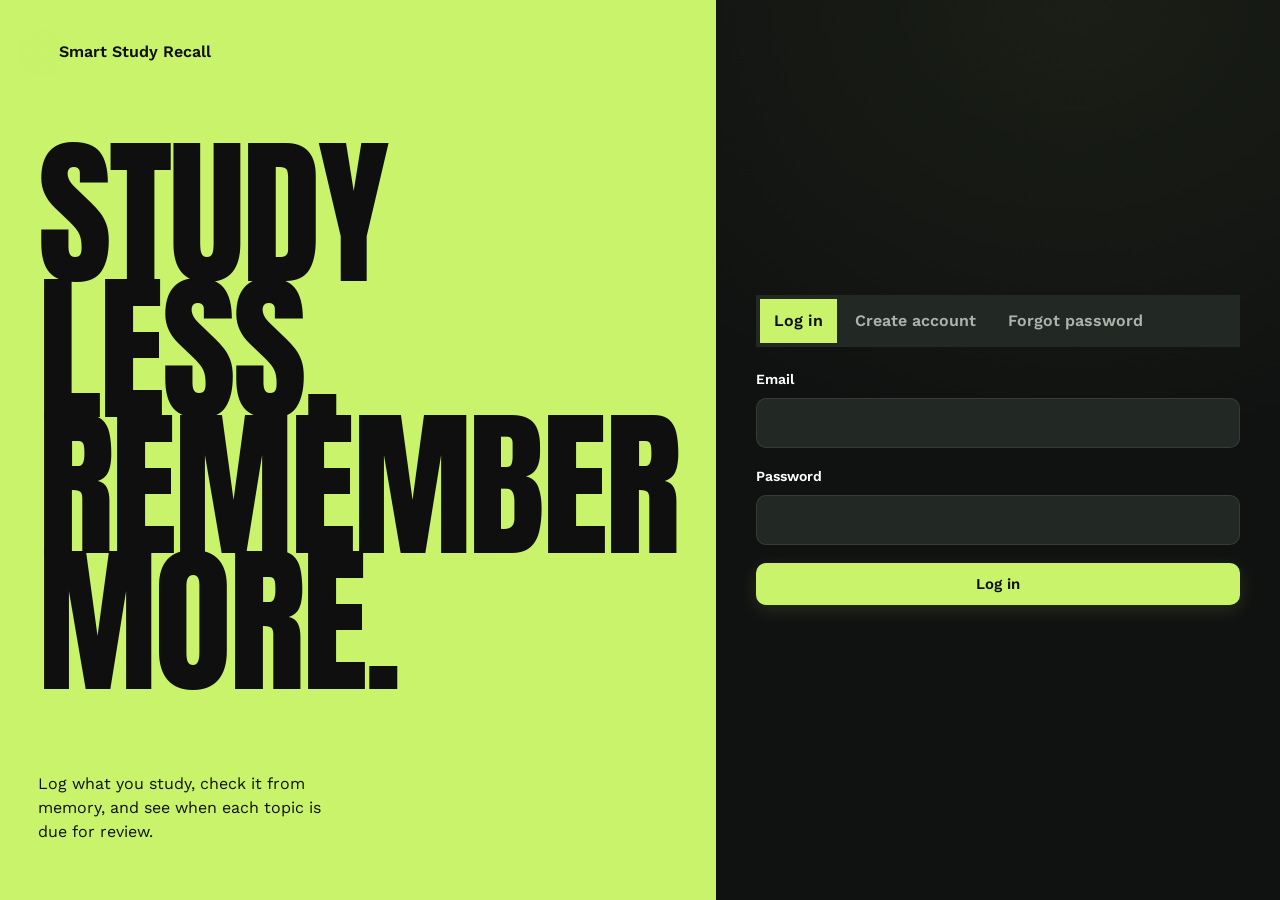
<file: frontend/index.html>
<!doctype html><html lang="en"><head>
  <title>Smart Study Recall · Log in</title>
  <meta charset="utf-8" />
  <meta name="viewport" content="width=device-width, initial-scale=1" />
  <link rel="icon" href="data:image/svg+xml,%3Csvg xmlns=%27http://www.w3.org/2000/svg%27 viewBox=%270 0 24 24%27%3E%3Crect width=%2724%27 height=%2724%27 fill=%27%23dafa9c%27/%3E%3Cpath d=%27M6 4h12v16H6z%27 fill=%27%230f0f0f%27/%3E%3C/svg%3E" />
  <link rel="stylesheet" href="css/app.css" />
  <script src="js/config.js"></script>
  <script src="js/api.js" defer></script>
  <script src="js/login.js" defer></script>
</head>
<body class="auth-page">
  <a class="skip-link" href="#main">Skip to content</a>
  <div class="auth-layout">
    <section class="auth-hero" aria-labelledby="heroTitle">
      <a class="wordmark" href="index.html">Smart Study Recall</a>
      <div>
        <h1 id="heroTitle" class="display hero-title">Study less.<br />Remember more.</h1>
      </div>
      <p class="hero-sentence">Log what you study, check it from memory, and see when each topic is due for review.</p>
    </section>

    <main id="main" class="auth-panel">
      <p id="configWarn" class="notice warn" hidden><strong>Not configured yet.</strong> Open <code>frontend/js/config.js</code> and paste your Supabase URL and anon key.</p>

      <div class="tabs" role="tablist" aria-label="Account">
        <button type="button" role="tab" class="tab is-active" data-tab="login" aria-selected="true">Log in</button>
        <button type="button" role="tab" class="tab" data-tab="signup" aria-selected="false">Create account</button>
        <button type="button" role="tab" class="tab" data-tab="forgot" aria-selected="false">Forgot password</button>
      </div>

      <p id="authMsg" class="auth-msg" role="alert" hidden></p>

      <form id="loginForm" class="form-stack" data-panel="login">
        <label>Email<input name="email" type="email" required autocomplete="email" /></label>
        <label>Password<input name="password" type="password" required autocomplete="current-password" /></label>
        <div class="form-actions"><button class="btn primary wide" type="submit">Log in</button></div>
      </form>

      <form id="signupForm" class="form-stack" data-panel="signup" hidden>
        <label>Full name<input name="full_name" type="text" required maxlength="100" autocomplete="name" /></label>
        <label>Email<input name="email" type="email" required autocomplete="email" /></label>
        <label>Password <span class="muted">(at least 8 characters)</span><input name="password" type="password" required minlength="8" autocomplete="new-password" /></label>
        <div class="form-actions"><button class="btn primary wide" type="submit">Create account</button></div>
      </form>

      <form id="forgotForm" class="form-stack" data-panel="forgot" hidden>
        <label>Email<input name="email" type="email" required autocomplete="email" /></label>
        <div class="form-actions"><button class="btn primary wide" type="submit">Send reset link</button></div>
      </form>

      <form id="resetForm" class="form-stack" data-panel="reset" hidden>
        <p class="muted">Choose a new password for your account.</p>
        <label>New password<input name="password" type="password" required minlength="8" autocomplete="new-password" /></label>
        <label>Confirm new password<input name="confirm" type="password" required minlength="8" autocomplete="new-password" /></label>
        <div class="form-actions"><button class="btn primary wide" type="submit">Save password</button></div>
      </form>
    </main>
  </div>
</body>
</html>
</file>
<file: frontend/css/app.css>
/* ==========================================================
   Smart Study Recall: app. Same "Soot and lime" theme as the
   landing site: one ground, one ink, one accent, Anton display,
   Work Sans text, square corners, separation by tone not lines.
   ========================================================== */

:root {
  --bg: #0f0f0f;
  --surface: #1a1a1a;
  --surface-2: #242424;
  --ink: #ffffff;
  --muted: #b3b3b3;
  --accent: #dafa9c;
  --accent-ink: #0f0f0f;
  --bad: #ff9a8a;
  --bad-bg: #3a2220;
  --warn-bg: #3a3420;
  --page-x: clamp(20px, 4vw, 56px);
  --step-small: 14px;
  --step-body: 18px;
  --step-lead: 36px;
  --step-head: 88px;
  --display: "Anton", "Arial Narrow", Impact, sans-serif;
  --text: "Work Sans", system-ui, -apple-system, "Segoe UI", Roboto, sans-serif;
  color-scheme: dark;
}

@font-face { font-family: "Anton"; font-style: normal; font-weight: 400; font-display: swap; src: url("../fonts/anton-latin-400-normal.woff2") format("woff2"); }
@font-face { font-family: "Work Sans"; font-style: normal; font-weight: 400; font-display: swap; src: url("../fonts/work-sans-latin-400-normal.woff2") format("woff2"); }
@font-face { font-family: "Work Sans"; font-style: normal; font-weight: 600; font-display: swap; src: url("../fonts/work-sans-latin-600-normal.woff2") format("woff2"); }

[hidden] { display: none !important; }

*, *::before, *::after { box-sizing: border-box; }
html { scroll-behavior: smooth; scroll-padding-top: 90px; }

body {
  margin: 0;
  background: var(--bg);
  color: var(--ink);
  font-family: var(--text);
  font-size: var(--step-body);
  line-height: 1.5;
  -webkit-font-smoothing: antialiased;
}

h1, h2, h3, p, ul, ol { margin: 0; padding: 0; }
ul, ol { list-style: none; }
a { color: inherit; }
:focus-visible { outline: 3px solid var(--accent); outline-offset: 3px; }

.skip-link { position: absolute; left: -999px; top: 8px; z-index: 100; background: var(--accent); color: var(--accent-ink); padding: 10px 14px; }
.skip-link:focus { left: 8px; }

.display {
  font-family: var(--display);
  font-weight: 400;
  text-transform: uppercase;
  letter-spacing: -0.01em;
  line-height: 0.92;
}
.eyebrow { font-size: var(--step-small); font-weight: 600; color: var(--muted); text-transform: uppercase; letter-spacing: 0.06em; margin-bottom: 12px; }
.muted { color: var(--muted); font-size: var(--step-small); }
.panel-title { font-size: 20px; font-weight: 600; margin-bottom: 16px; }

/* ---------- Top bar ---------- */
.topbar {
  position: sticky; top: 0; z-index: 5;
  display: flex; align-items: center; justify-content: space-between; gap: 14px 28px; flex-wrap: wrap;
  padding: 18px var(--page-x);
  background: var(--bg);
}
.wordmark { font-weight: 600; text-decoration: none; }
.app-nav { display: flex; gap: 22px; flex-wrap: wrap; }
.app-nav a { text-decoration: none; color: var(--muted); font-size: var(--step-small); font-weight: 600; }
.app-nav a:hover { color: var(--ink); }
.app-nav a[aria-current="page"] { color: var(--ink); text-decoration: underline; text-decoration-thickness: 2px; text-underline-offset: 6px; }

/* ---------- Layout ---------- */
.app { width: min(1180px, 100%); margin: 0 auto; padding: 0 var(--page-x) 96px; }
.page-title { padding: 36px 0 0; }
.page-title h1 { font-size: min(var(--step-head), 13vw); }
.page-lede { font-size: min(var(--step-lead), 4.4vw); line-height: 1.25; max-width: 32ch; margin-top: 18px; }
.section { margin-top: 72px; }
.section-head { display: flex; align-items: baseline; justify-content: space-between; gap: 10px 20px; flex-wrap: wrap; margin-bottom: 24px; }
.section-head h2 { font-size: 40px; }
.two-col { display: grid; grid-template-columns: 1fr 1fr; gap: 6px; }

.notice { margin-top: 28px; padding: 16px 20px; background: var(--surface); font-size: var(--step-small); line-height: 1.6; }
.notice.warn { background: var(--warn-bg); }

.panel { background: var(--surface); padding: 26px; }
.panel-head { display: flex; justify-content: space-between; align-items: baseline; gap: 12px; flex-wrap: wrap; margin-bottom: 20px; }

/* ---------- Stats ---------- */
.stat-grid { display: grid; grid-template-columns: repeat(auto-fit, minmax(180px, 1fr)); gap: 6px; }
.stat { background: var(--surface); padding: 20px 22px; display: flex; flex-direction: column; gap: 6px; }
.stat-label { font-size: var(--step-small); color: var(--muted); font-weight: 600; }
.stat-value { font-family: var(--display); font-size: 48px; line-height: 1; text-transform: uppercase; }
.stat-hint { font-size: var(--step-small); color: var(--muted); }

/* ---------- Bars (fixed pixel track, no percentage heights) ---------- */
.bars { display: flex; gap: 10px; align-items: flex-end; }
.bar-col { flex: 1; min-width: 0; display: flex; flex-direction: column; align-items: center; gap: 8px; }
.bar-track { height: 170px; width: 100%; max-width: 64px; display: flex; align-items: flex-end; }
.bar { width: 100%; min-height: 2px; background: var(--accent); }
.bar-val { font-size: var(--step-small); color: var(--muted); font-variant-numeric: tabular-nums; }
.bar-day { font-size: 12px; color: var(--muted); text-align: center; }

/* ---------- Rows (lists of items) ---------- */
.rows { display: flex; flex-direction: column; gap: 6px; }
.row {
  background: var(--surface-2); padding: 14px 16px;
  display: flex; justify-content: space-between; align-items: center; gap: 10px 16px; flex-wrap: wrap;
}
.row > div:first-child { display: flex; flex-direction: column; gap: 2px; min-width: 0; }
.row strong { font-weight: 600; word-break: break-word; }
.row .muted { font-size: var(--step-small); }
.row-actions { display: flex; gap: 8px; align-items: center; flex-wrap: wrap; }
.row .estimate-out { width: 100%; }
.reschedule { width: 100%; display: flex; gap: 8px; flex-wrap: wrap; align-items: center; }
.reschedule input { width: auto; flex: 1; min-width: 220px; }
.empty-line { padding: 14px 16px; color: var(--muted); font-size: var(--step-small); }

.pill { font-size: var(--step-small); font-weight: 600; padding: 4px 10px; white-space: nowrap; background: var(--surface); color: var(--muted); }
.pill.now { background: var(--bad-bg); color: var(--bad); }
.pill.soon { background: var(--ink); color: var(--accent-ink); }
.pill.later { background: var(--accent); color: var(--accent-ink); }

/* ---------- Topics ---------- */
.topic-grid { display: grid; grid-template-columns: repeat(auto-fill, minmax(290px, 1fr)); gap: 6px; }
.topic { background: var(--surface); padding: 22px; display: flex; flex-direction: column; gap: 14px; }
.topic-name { font-weight: 600; font-size: 20px; line-height: 1.25; word-break: break-word; }
.topic-meta { font-size: var(--step-small); color: var(--muted); }
.topic-foot { display: flex; justify-content: space-between; gap: 8px; flex-wrap: wrap; margin-top: auto; }
.topic-actions { display: flex; gap: 6px; flex-wrap: wrap; }
.meter { height: 6px; background: var(--surface-2); }
.meter > span { display: block; height: 100%; background: var(--accent); }
.meter-row { display: flex; justify-content: space-between; font-size: var(--step-small); color: var(--muted); margin-bottom: 8px; font-variant-numeric: tabular-nums; }

.estimate { background: var(--surface-2); padding: 16px; margin-top: 4px; display: flex; flex-direction: column; gap: 8px; }
.estimate-value { font-family: var(--display); font-size: var(--step-lead); text-transform: uppercase; line-height: 1; }

.empty { padding: 36px 24px; text-align: center; color: var(--muted); background: var(--surface); margin-top: 6px; }

/* ---------- Tables ---------- */
.data-wrap { overflow-x: auto; }
.data { width: 100%; border-collapse: separate; border-spacing: 0 6px; min-width: 560px; }
.data th { font-size: var(--step-small); color: var(--muted); text-align: left; font-weight: 600; padding: 0 14px 4px; }
.data td { background: var(--surface-2); padding: 14px; vertical-align: middle; font-variant-numeric: tabular-nums; }
.data td:first-child { font-weight: 600; }

/* ---------- Buttons ---------- */
.btn {
  display: inline-flex; align-items: center; justify-content: center; gap: 8px;
  min-height: 44px; padding: 10px 18px;
  font: inherit; font-weight: 600; font-size: var(--step-body); text-decoration: none;
  background: var(--surface-2); color: var(--ink); border: 0; border-radius: 0; cursor: pointer;
}
.btn:hover:not(:disabled) { filter: brightness(1.12); }
.btn:disabled { opacity: 0.4; cursor: not-allowed; }
.btn.primary { background: var(--accent); color: var(--accent-ink); }
.btn.ghost { background: transparent; text-decoration: underline; text-underline-offset: 5px; text-decoration-thickness: 2px; padding-left: 10px; padding-right: 10px; }
.btn.danger { color: var(--bad); }
.btn.small { min-height: 36px; padding: 6px 12px; font-size: var(--step-small); }
.btn.wide { width: 100%; }

/* ---------- Fields ---------- */
label { display: flex; flex-direction: column; gap: 8px; font-size: var(--step-small); font-weight: 600; }
input, select {
  font: inherit; font-size: var(--step-body); font-weight: 400; color: var(--ink);
  background: var(--surface-2); border: 0; border-radius: 0; padding: 12px 14px; width: 100%; min-width: 0;
}
input:focus, select:focus { outline: 3px solid var(--accent); outline-offset: 0; }
select option { background: var(--surface-2); color: var(--ink); }
.form-grid { display: grid; grid-template-columns: repeat(2, minmax(0, 1fr)); gap: 18px; }
.form-stack { display: flex; flex-direction: column; gap: 18px; }
.span-2 { grid-column: span 2; }
.form-actions { display: flex; justify-content: flex-end; gap: 10px; flex-wrap: wrap; }

/* ---------- Toast and dialog ---------- */
.toast {
  position: fixed; left: 50%; bottom: 24px; transform: translateX(-50%); z-index: 50;
  max-width: min(560px, calc(100% - 32px)); padding: 14px 18px;
  background: var(--accent); color: var(--accent-ink); font-weight: 600;
}
.toast.is-error { background: var(--bad-bg); color: var(--bad); }

.dialog { width: min(480px, calc(100% - 32px)); padding: 30px; border: 0; border-radius: 0; background: var(--surface); color: var(--ink); }
.dialog::backdrop { background: rgba(0, 0, 0, 0.7); }
.dialog h2 { font-size: 36px; margin-bottom: 18px; }

/* ---------- Auth page ---------- */
.auth-layout { display: grid; grid-template-columns: 1.1fr 1fr; min-height: 100vh; }
.auth-hero {
  background: var(--accent); color: var(--accent-ink);
  padding: 40px var(--page-x) 56px;
  display: flex; flex-direction: column; justify-content: space-between; gap: 40px;
}
.auth-hero .wordmark { color: var(--accent-ink); }
.hero-title { font-size: min(14vw, 160px); line-height: 0.85; letter-spacing: -0.02em; }
.hero-sentence { font-size: var(--step-body); max-width: 30ch; }
.auth-panel { padding: 48px var(--page-x); display: flex; flex-direction: column; justify-content: center; width: 100%; max-width: 560px; margin: 0 auto; }
.tabs { display: flex; gap: 4px; background: var(--surface-2); padding: 4px; flex-wrap: wrap; margin-bottom: 22px; }
.tab { appearance: none; border: 0; background: transparent; color: var(--muted); font: inherit; font-weight: 600; padding: 10px 14px; cursor: pointer; }
.tab.is-active { background: var(--accent); color: var(--accent-ink); }
.auth-msg { padding: 14px 16px; font-size: var(--step-small); margin-bottom: 18px; background: var(--bad-bg); color: var(--bad); }
.auth-msg.is-ok { background: var(--surface-2); color: var(--accent); }

/* ---------- Footer ---------- */
.foot { width: min(1180px, 100%); margin: 0 auto; padding: 0 var(--page-x) 48px; color: var(--muted); font-size: var(--step-small); }

/* ---------- Responsive ---------- */
@media (max-width: 860px) {
  .auth-layout { grid-template-columns: 1fr; }
  .two-col { grid-template-columns: 1fr; }
}
@media (max-width: 720px) {
  .form-grid { grid-template-columns: 1fr; }
  .span-2 { grid-column: auto; }
  .stat-value { font-size: 40px; }
  .bar-track { height: 140px; }
}
@media (prefers-reduced-motion: reduce) {
  html { scroll-behavior: auto; }
  *, *::before, *::after { transition: none !important; animation: none !important; }
}

.sr-only { position: absolute; width: 1px; height: 1px; overflow: hidden; clip: rect(0 0 0 0); white-space: nowrap; }

/* =====================================================================
   Motion and effects (all disabled by prefers-reduced-motion)
   ===================================================================== */
@keyframes rise { from { opacity: 0; transform: translateY(18px); } to { opacity: 1; transform: none; } }
@keyframes grow { from { transform: scaleY(0); } to { transform: scaleY(1); } }
@keyframes fill { from { transform: scaleX(0); } to { transform: scaleX(1); } }
@keyframes dialogIn { from { opacity: 0; transform: translateY(12px) scale(0.98); } to { opacity: 1; transform: none; } }
@keyframes toastIn { from { opacity: 0; transform: translate(-50%, 16px); } to { opacity: 1; transform: translate(-50%, 0); } }

.page-title h1 { animation: rise 0.9s cubic-bezier(0.16, 1, 0.3, 1) both; }
.page-title .eyebrow, .page-title .page-lede { animation: rise 0.9s 0.08s cubic-bezier(0.16, 1, 0.3, 1) both; }

.js .reveal { opacity: 0; transform: translateY(14px); transition: opacity 0.7s ease, transform 0.7s cubic-bezier(0.2, 0.7, 0.2, 1); }
.js .reveal.in { opacity: 1; transform: none; }

.bar { transform-origin: bottom; animation: grow 0.9s cubic-bezier(0.16, 1, 0.3, 1) both; animation-delay: var(--d, 0ms); }
.meter > span { transform-origin: left; animation: fill 0.9s cubic-bezier(0.16, 1, 0.3, 1) both; }
.stat-value { font-variant-numeric: tabular-nums; }

.btn { transition: filter 0.15s ease, transform 0.15s ease, background-color 0.2s ease; }
.btn:active:not(:disabled) { transform: translateY(1px); }

.app-nav a { position: relative; }
.app-nav a::after {
  content: ""; position: absolute; left: 0; right: 0; bottom: -6px; height: 2px;
  background: var(--accent); transform: scaleX(0); transform-origin: left; transition: transform 0.3s cubic-bezier(0.16, 1, 0.3, 1);
}
.app-nav a:hover::after, .app-nav a[aria-current="page"]::after { transform: scaleX(1); }
.app-nav a[aria-current="page"] { text-decoration: none; }

.topic, .row, .stat { transition: background-color 0.25s ease; }
.topic:hover { background: #222; }
.row:hover { background: #2c2c2c; }

.toast { animation: toastIn 0.35s cubic-bezier(0.16, 1, 0.3, 1) both; }
.dialog[open] { animation: dialogIn 0.3s cubic-bezier(0.16, 1, 0.3, 1) both; }
.dialog::backdrop { animation: fadeIn 0.3s ease both; }
@keyframes fadeIn { from { opacity: 0; } to { opacity: 1; } }

/* ---------- Prototype notice used on estimates ---------- */
.tag { display: inline-block; font-size: 12px; font-weight: 600; padding: 3px 8px; background: var(--surface-2); color: var(--muted); text-transform: uppercase; letter-spacing: 0.05em; }
.tag.estimate { background: var(--warn-bg); color: var(--accent); }
.forecast-line { display: flex; flex-direction: column; gap: 4px; background: var(--surface-2); padding: 12px 14px; }
.forecast-line strong { font-weight: 600; }

/* ---------- Study page: timer ---------- */
.timer { display: flex; flex-direction: column; align-items: center; gap: 22px; padding: 40px 26px; text-align: center; }
.readout { font-family: var(--display); text-transform: uppercase; line-height: 0.9; font-size: min(180px, 24vw); font-variant-numeric: tabular-nums; }
.timer-controls { display: flex; gap: 10px; flex-wrap: wrap; justify-content: center; }
.mode-switch { display: inline-flex; gap: 4px; background: var(--surface-2); padding: 4px; flex-wrap: wrap; justify-content: center; }
.mode-btn { appearance: none; border: 0; background: transparent; color: var(--muted); font: inherit; font-weight: 600; padding: 10px 16px; cursor: pointer; transition: background-color 0.2s ease, color 0.2s ease; }
.mode-btn.is-active { background: var(--accent); color: var(--accent-ink); }
.study-grid { display: grid; grid-template-columns: 1.2fr 1fr; gap: 6px; align-items: start; }

/* ---------- Quiz ---------- */
.quiz-stage { display: flex; flex-direction: column; gap: 18px; }
.quiz-prompt { font-size: 24px; font-weight: 600; line-height: 1.3; }
.choices { display: flex; flex-direction: column; gap: 6px; }
.choice { justify-content: flex-start; text-align: left; background: var(--surface-2); color: var(--ink); width: 100%; }
.choice:hover:not(:disabled) { filter: brightness(1.25); }
.choice:disabled { opacity: 1; cursor: default; }
.choice.is-right { background: var(--accent); color: var(--accent-ink); }
.choice.is-wrong { background: var(--bad-bg); color: var(--bad); }
.answer-box { background: var(--surface-2); padding: 16px; }
.score-big { font-family: var(--display); font-size: 120px; line-height: 0.9; text-transform: uppercase; }

/* ---------- Planner calendar ---------- */
.cal-head { display: flex; justify-content: space-between; align-items: center; gap: 12px; flex-wrap: wrap; margin-bottom: 16px; }
.cal-title { font-family: var(--display); font-size: 40px; text-transform: uppercase; line-height: 1; }
.cal-grid { display: grid; grid-template-columns: repeat(7, minmax(0, 1fr)); gap: 4px; }
.cal-dow { font-size: 12px; color: var(--muted); font-weight: 600; text-transform: uppercase; padding: 4px 6px; }
.cal-day { background: var(--surface-2); min-height: 84px; padding: 8px; display: flex; flex-direction: column; gap: 6px; text-align: left; border: 0; color: var(--ink); font: inherit; cursor: pointer; transition: background-color 0.2s ease; }
.cal-day:hover:not(:disabled) { background: #333; }
.cal-day.is-out { opacity: 0.35; }
.cal-day.is-today { outline: 2px solid var(--accent); outline-offset: -2px; }
.cal-day.is-selected { background: #333; }
.cal-num { font-size: 14px; font-weight: 600; font-variant-numeric: tabular-nums; }
.cal-dots { display: flex; gap: 4px; flex-wrap: wrap; }
.cal-dot { width: 8px; height: 8px; background: var(--accent); }
.cal-dot.now { background: var(--bad); }
.cal-dot.done { background: var(--muted); }
.cal-dot.soon { background: var(--ink); }

/* ---------- Progress: recall curve ---------- */
.curve-wrap { width: 100%; }
.curve-svg { width: 100%; height: auto; display: block; }
.curve-svg .axis { stroke: #3a3a3a; stroke-width: 1; }
.curve-svg .target { stroke: var(--accent); stroke-dasharray: 6 6; stroke-width: 1.5; }
.curve-svg .line { fill: none; stroke: var(--ink); stroke-width: 3; stroke-linejoin: round; stroke-linecap: round; }
.curve-svg .area { fill: var(--accent); opacity: 0.12; }
.curve-svg .label { fill: var(--muted); font-size: 13px; font-family: var(--text); }
.curve-svg .now { fill: var(--accent); }
.curve-draw { stroke-dasharray: 2000; stroke-dashoffset: 2000; animation: draw 1.4s 0.2s cubic-bezier(0.16, 1, 0.3, 1) forwards; }
@keyframes draw { to { stroke-dashoffset: 0; } }

/* ---------- Profile ---------- */
.profile-grid { display: grid; grid-template-columns: 1fr 1fr; gap: 6px; }
.kv { display: flex; flex-direction: column; gap: 4px; padding: 16px; background: var(--surface-2); }
.kv dt { font-size: var(--step-small); color: var(--muted); font-weight: 600; }
.kv dd { margin: 0; font-size: 18px; font-weight: 600; word-break: break-word; }

@media (max-width: 860px) {
  .study-grid, .profile-grid { grid-template-columns: 1fr; }
}
@media (max-width: 720px) {
  .cal-day { min-height: 60px; padding: 6px; }
  .cal-title { font-size: 32px; }
  .score-big { font-size: 88px; }
}
@media (prefers-reduced-motion: reduce) {
  .js .reveal { opacity: 1; transform: none; }
  .curve-draw { animation: none; stroke-dashoffset: 0; }
  .page-title h1, .page-title .eyebrow, .page-title .page-lede, .bar, .meter > span, .toast, .dialog[open], .dialog::backdrop { animation: none !important; }
}

textarea { font: inherit; font-size: var(--step-body); color: var(--ink); background: var(--surface-2); border: 0; border-radius: 0; padding: 12px 14px; width: 100%; min-width: 0; resize: vertical; }
textarea:focus { outline: 3px solid var(--accent); outline-offset: 0; }
.cal-day.is-selected { outline: 2px solid var(--ink); outline-offset: -2px; }
dl.kv { margin: 0; }

/* ---------- Study workspace refresh ---------- */
:root {
  --bg: #101211;
  --surface: #181c19;
  --surface-2: #222824;
  --muted: #aab4ac;
  --accent: #c8f36a;
  --line: rgba(255, 255, 255, 0.09);
  --page-x: clamp(16px, 3vw, 42px);
  --step-body: 16px;
  --step-lead: 24px;
  --step-head: 62px;
}

html { scroll-padding-top: 100px; }
body {
  min-height: 100vh;
  background:
    radial-gradient(ellipse at 84% 0%, rgba(200, 243, 106, 0.055), transparent 34rem),
    var(--bg);
}
.topbar {
  position: sticky;
  top: 0;
  padding-top: 12px;
  padding-bottom: 12px;
  background: rgba(16, 18, 17, 0.9);
  border-bottom: 1px solid var(--line);
  backdrop-filter: blur(18px);
}
.wordmark { display: inline-flex; align-items: center; gap: 10px; white-space: nowrap; }
.wordmark::before {
  content: "";
  width: 11px;
  height: 11px;
  border-radius: 50%;
  background: var(--accent);
  box-shadow: 0 0 18px rgba(200, 243, 106, 0.44);
}
.app-nav { gap: 4px; flex-wrap: nowrap; overflow-x: auto; scrollbar-width: none; }
.app-nav::-webkit-scrollbar { display: none; }
.app-nav a {
  padding: 9px 12px;
  border-radius: 10px;
  white-space: nowrap;
  transition: color 0.18s ease, background-color 0.18s ease;
}
.app-nav a:hover, .app-nav a[aria-current="page"] { background: rgba(200, 243, 106, 0.1); color: var(--accent); }
.app-nav a::after { display: none; }
.app { width: min(1380px, 100%); padding-bottom: 72px; }
.page-title { padding-top: 30px; }
.page-title h1 { font-size: clamp(42px, 6vw, var(--step-head)); line-height: 1; letter-spacing: -0.02em; }
.page-lede { max-width: 58ch; margin-top: 12px; font-size: clamp(17px, 2.2vw, var(--step-lead)); line-height: 1.45; color: #d5dbd6; }
.eyebrow { margin-bottom: 8px; color: var(--accent); font-size: 12px; letter-spacing: 0.12em; }
.section { margin-top: 34px; }
.section-head { margin-bottom: 14px; }
.section-head h2 { font-size: clamp(24px, 3vw, 32px); }
.two-col, .study-grid { gap: 14px; }
.panel, .stat, .topic, .empty, .material-output {
  border: 1px solid var(--line);
  border-radius: 16px;
  box-shadow: 0 12px 32px rgba(0, 0, 0, 0.12);
}
.panel { padding: clamp(18px, 2.4vw, 26px); }
.stat-grid { gap: 10px; }
.stat { padding: 18px; background: linear-gradient(145deg, #1d231e, #171a18); }
.stat-value { font-size: 38px; }
.stat-label { color: #d2d9d2; }
.stat-hint { line-height: 1.4; }
.rows { gap: 8px; }
.row { border: 1px solid transparent; border-radius: 12px; padding: 13px 15px; }
.row:hover { border-color: var(--line); background: #29312b; transform: translateY(-1px); }
.topic-grid { gap: 12px; }
.topic { border-color: var(--line); border-radius: 16px; transition: transform 0.2s ease, border-color 0.2s ease, background 0.2s ease; }
.topic:hover { transform: translateY(-3px); border-color: rgba(200, 243, 106, 0.32); background: #1d241f; }
.meter { overflow: hidden; border-radius: 999px; height: 7px; }
.meter > span { border-radius: inherit; }
.pill, .tag { border-radius: 999px; padding: 5px 10px; }
.btn { border-radius: 10px; min-height: 42px; padding: 9px 15px; font-size: 15px; transition: transform 0.18s ease, filter 0.18s ease, box-shadow 0.18s ease; }
.btn:hover:not(:disabled) { transform: translateY(-1px); }
.btn.primary { box-shadow: 0 5px 18px rgba(200, 243, 106, 0.13); }
input, select, textarea { border: 1px solid var(--line); border-radius: 10px; font-size: 16px; }
input:hover, select:hover, textarea:hover { border-color: rgba(200, 243, 106, 0.28); }
.notice { border: 1px solid var(--line); border-radius: 12px; }
.toast, .dialog { border-radius: 14px; }
.cal-grid { gap: 6px; }
.cal-day { min-height: 76px; border: 1px solid transparent; border-radius: 10px; }
.cal-day:hover:not(:disabled) { border-color: rgba(200, 243, 106, 0.3); background: #2c352e; }
.cal-dot { border-radius: 50%; }
.timer { border-color: rgba(200, 243, 106, 0.2); background: radial-gradient(ellipse at center top, rgba(200, 243, 106, 0.075), transparent 62%), var(--surface); }
.mode-switch { border-radius: 12px; }
.mode-btn, .choice { border-radius: 9px; }
.material-card { transition: transform 0.2s ease, border-color 0.2s ease; }
.chat-message { border: 1px solid var(--line); border-radius: 14px; }
.chat-message.user { border-color: rgba(200, 243, 106, 0.2); }
.quick-actions { display: grid; grid-template-columns: repeat(3, minmax(0, 1fr)); gap: 10px; margin-top: 22px; }
.quick-action {
  display: flex;
  align-items: center;
  justify-content: space-between;
  gap: 14px;
  min-height: 78px;
  padding: 16px 18px;
  color: var(--ink);
  text-decoration: none;
  background: linear-gradient(135deg, #202720, #181d19);
  border: 1px solid var(--line);
  border-radius: 14px;
  transition: border-color 0.18s ease, transform 0.18s ease, background 0.18s ease;
}
.quick-action:hover { transform: translateY(-2px); border-color: rgba(200, 243, 106, 0.4); background: #222a23; }
.quick-action strong { display: block; font-size: 15px; }
.quick-action span { color: var(--muted); font-size: 13px; }
.quick-action .quick-arrow { color: var(--accent); font-size: 22px; }
.forgetting-row { display: block; }
.forgetting-topic { display: grid !important; gap: 8px !important; width: 100%; }
.forgetting-heading, .forgetting-footer { display: flex; align-items: center; justify-content: space-between; gap: 10px; flex-wrap: wrap; }
.forgetting-heading > div { display: flex; flex-direction: column; gap: 2px; min-width: 0; }
.forgetting-curve { display: block; width: min(100%, 420px); height: auto; overflow: visible; margin-top: 3px; }
.forgetting-curve text { fill: var(--muted); font-size: 9px; }
.curve-path { fill: none; stroke: var(--accent); stroke-width: 2.5; stroke-linecap: round; stroke-linejoin: round; }
.curve-target { stroke: var(--bad); stroke-width: 1.3; stroke-dasharray: 4 4; opacity: 0.8; }
.curve-today { stroke: var(--ink); stroke-width: 1.2; stroke-dasharray: 2 3; opacity: 0.65; }
.forgetting-footer { font-size: var(--step-small); }

@media (max-width: 900px) {
  .topbar { gap: 8px 14px; }
  .app-nav { order: 3; width: 100%; }
  .quick-actions { grid-template-columns: 1fr; }
  .quick-action { min-height: 64px; }
}
@media (max-width: 720px) {
  .topbar { padding-top: 10px; padding-bottom: 8px; }
  .app-nav a { padding: 8px 10px; font-size: 13px; }
  .page-title { padding-top: 24px; }
  .section { margin-top: 28px; }
  .stat-grid { grid-template-columns: repeat(2, minmax(0, 1fr)); }
  .stat { padding: 14px; }
  .stat-value { font-size: 32px; }
  .cal-day { min-height: 54px; padding: 5px; }
}

/* ---------- Faculty materials and Recall Compass ---------- */
.check-line { display: flex; align-items: center; gap: 10px; }
.check-line input { width: 18px; height: 18px; accent-color: var(--accent); }
.material-grid { display: grid; grid-template-columns: repeat(auto-fit, minmax(min(100%, 300px), 1fr)); gap: 14px; }
.material-card { display: flex; flex-direction: column; gap: 12px; }
.material-card h3 { font-size: 24px; }
.workspace-tools { display: flex; align-items: center; justify-content: space-between; gap: 20px; }
.workspace-tools h3 { margin-bottom: 6px; }
.material-output { margin-top: 16px; padding: clamp(18px, 3vw, 28px); background: var(--surface); border: 1px solid #3a3a3a; }
.material-output > .panel-head { margin-bottom: 16px; }
.note-item, .quiz-question { display: block; padding: 18px 0; border-top: 1px solid #3a3a3a; }
.note-item h4 { font-size: 20px; margin-bottom: 8px; }
.note-item > p { line-height: 1.65; }
.citations { margin-top: 12px; color: var(--muted); font-size: var(--step-small); }
.citations blockquote { margin: 8px 0 0; padding: 10px 12px; border-left: 2px solid var(--accent); background: var(--surface-2); }
.citations blockquote span { color: var(--accent); font-weight: 700; }
.citations blockquote p { margin-top: 5px; line-height: 1.45; }
.quiz-form { display: grid; gap: 4px; }
.quiz-question strong { display: block; margin: 8px 0 12px; }
.quiz-question input { max-width: 580px; }
.score-card { display: flex; align-items: baseline; gap: 12px; margin: 18px 0; }
.score-card strong { font: 400 44px/1 var(--display); color: var(--accent); }
.quiz-result { padding: 8px 0; }
.quiz-result.is-correct { color: var(--accent); }
.quiz-result.is-missed { color: var(--bad); }
.chat-panel { margin-top: 18px; }
.chat-messages { display: grid; gap: 12px; max-height: 480px; overflow: auto; margin: 14px 0; }
.chat-message { max-width: min(760px, 100%); padding: 14px 16px; background: var(--surface-2); }
.chat-message.user { justify-self: end; background: color-mix(in srgb, var(--accent) 16%, var(--surface-2)); }
.chat-message.assistant { justify-self: start; line-height: 1.6; }
.chat-form { display: flex; gap: 10px; }
.chat-form input { flex: 1; }
.manual-study-panel { margin-top: 16px; }
.manual-study-form { align-items: end; grid-template-columns: minmax(180px, 1fr) minmax(150px, 0.7fr) auto; }
.manual-study-action { align-self: end; }
.manual-study-note { margin-top: 12px; max-width: 760px; }
@media (max-width: 720px) {
  .workspace-tools { align-items: stretch; flex-direction: column; }
  .chat-form { align-items: stretch; flex-direction: column; }
  .manual-study-form { grid-template-columns: 1fr; }
}

/* ---------- Guided study and quiz flow ---------- */
.study-shortcuts {
  position: sticky;
  top: 72px;
  z-index: 5;
  display: grid;
  grid-template-columns: repeat(4, minmax(0, 1fr));
  gap: 8px;
  margin-top: 20px;
  padding: 8px;
  background: rgba(16, 18, 17, 0.92);
  border: 1px solid var(--line);
  border-radius: 14px;
  backdrop-filter: blur(14px);
}
.study-shortcut {
  display: flex;
  align-items: center;
  gap: 10px;
  min-height: 48px;
  padding: 9px 12px;
  color: var(--muted);
  text-decoration: none;
  border-radius: 9px;
  transition: background-color 0.18s ease, color 0.18s ease;
}
.study-shortcut span { color: var(--accent); font-size: 11px; font-weight: 700; }
.study-shortcut strong { font-size: 13px; }
.study-shortcut:hover, .study-shortcut.is-current { color: var(--ink); background: rgba(200, 243, 106, 0.1); }
.quiz-availability { min-height: 22px; margin-bottom: 10px; }
.quiz-progress-track { height: 7px; overflow: hidden; border-radius: 999px; background: var(--surface-2); }
.quiz-progress-track > span { display: block; width: 0; height: 100%; border-radius: inherit; background: var(--accent); transition: width 0.25s ease; }
.quiz-model-impact { margin-top: 16px; padding: 16px; border: 1px solid rgba(200, 243, 106, 0.25); border-radius: 12px; background: rgba(200, 243, 106, 0.055); }
.quiz-model-impact h3 { margin-bottom: 8px; font-size: 15px; color: var(--accent); }
.quiz-model-impact p { margin-top: 6px; color: var(--muted); line-height: 1.5; }
@media (max-width: 900px) {
  .study-shortcuts { grid-template-columns: repeat(2, minmax(0, 1fr)); }
}
@media (max-width: 720px) {
  .study-shortcuts { top: 100px; gap: 4px; padding: 6px; }
  .study-shortcut { min-height: 42px; gap: 7px; padding: 7px; }
  .study-shortcut strong { font-size: 12px; }
}
</file>
<file: frontend/css/rag-chatbot.css>
/* ==========================================================
   RAG Chatbot: dedicated styles for the hybrid RAG interface.
   Extends the main app.css theme with RAG-specific components.
   ========================================================== */

/* ---------- RAG Setup Panel ---------- */
.rag-setup-panel {
  background: linear-gradient(145deg, #1d231e, #171a18);
  border: 1px solid var(--line);
}

.rag-setup-grid {
  display: grid;
  grid-template-columns: 1fr 1fr;
  gap: 24px;
  align-items: start;
}

.rag-setup-field label {
  font-size: 13px;
  font-weight: 600;
  color: var(--muted);
  text-transform: uppercase;
  letter-spacing: 0.06em;
  margin-bottom: 10px;
}

.rag-material-info {
  display: flex;
  gap: 10px;
  margin-top: 16px;
  padding-top: 16px;
  border-top: 1px solid var(--line);
}

/* ---------- RAG Mode Switch ---------- */
.rag-mode-switch {
  display: grid;
  grid-template-columns: repeat(3, minmax(0, 1fr));
  gap: 8px;
}

.rag-mode-btn {
  appearance: none;
  border: 2px solid var(--line);
  border-radius: 14px;
  background: var(--surface-2);
  color: var(--muted);
  padding: 14px 16px;
  cursor: pointer;
  display: flex;
  flex-direction: column;
  gap: 4px;
  transition: all 0.25s cubic-bezier(0.16, 1, 0.3, 1);
  font-family: inherit;
  text-align: left;
}

.rag-mode-btn:hover {
  border-color: rgba(200, 243, 106, 0.3);
  background: #29312b;
  transform: translateY(-1px);
}

.rag-mode-btn.is-active {
  border-color: var(--accent);
  background: linear-gradient(145deg, rgba(200, 243, 106, 0.12), rgba(200, 243, 106, 0.04));
  color: var(--ink);
  box-shadow: 0 0 24px rgba(200, 243, 106, 0.08);
}

.rag-mode-icon {
  font-size: 22px;
  line-height: 1;
}

.rag-mode-label {
  font-weight: 700;
  font-size: 15px;
  color: inherit;
}

.rag-mode-btn.is-active .rag-mode-label {
  color: var(--accent);
}

.rag-mode-desc {
  font-size: 12px;
  color: var(--muted);
  line-height: 1.3;
}

/* ---------- Architecture Visualisation ---------- */
.rag-arch-panel {
  background: linear-gradient(160deg, #161a17 0%, #1a1f1b 100%);
  border: 1px solid var(--line);
  overflow: hidden;
}

.rag-arch-header {
  display: flex;
  align-items: center;
  justify-content: space-between;
  gap: 12px;
  margin-bottom: 24px;
}

.rag-arch-header h3 {
  font-size: 20px;
  font-weight: 700;
}

.rag-arch-caption,
.rag-arch-storage-note {
  color: var(--muted);
  font-size: 13px;
  line-height: 1.5;
}

.rag-arch-caption { margin: -10px 0 8px; }

.rag-arch-storage-note {
  margin-top: 8px;
  padding: 12px 14px;
  border: 1px solid rgba(200, 243, 106, 0.16);
  border-radius: 10px;
  background: rgba(200, 243, 106, 0.035);
}

.rag-arch-storage-note strong { color: var(--accent); }

/* Pipeline flow visualisation */
.rag-pipeline-flow {
  display: flex;
  align-items: stretch;
  gap: 0;
  overflow-x: auto;
  padding: 20px 0;
  scrollbar-width: thin;
  scrollbar-color: var(--accent) transparent;
}

.rag-pipeline-flow::-webkit-scrollbar { height: 4px; }
.rag-pipeline-flow::-webkit-scrollbar-track { background: transparent; }
.rag-pipeline-flow::-webkit-scrollbar-thumb { background: var(--accent); border-radius: 4px; }

.rag-step {
  display: flex;
  flex-direction: column;
  align-items: center;
  gap: 10px;
  min-width: 130px;
  flex-shrink: 0;
  position: relative;
  opacity: 0;
  transform: translateY(12px);
  animation: ragStepIn 0.5s cubic-bezier(0.16, 1, 0.3, 1) forwards;
}

.rag-step:nth-child(1) { animation-delay: 0ms; }
.rag-step:nth-child(2) { animation-delay: 80ms; }
.rag-step:nth-child(3) { animation-delay: 160ms; }
.rag-step:nth-child(4) { animation-delay: 240ms; }
.rag-step:nth-child(5) { animation-delay: 320ms; }
.rag-step:nth-child(6) { animation-delay: 400ms; }
.rag-step:nth-child(7) { animation-delay: 480ms; }
.rag-step:nth-child(8) { animation-delay: 560ms; }
.rag-step:nth-child(9) { animation-delay: 640ms; }
.rag-step:nth-child(10) { animation-delay: 720ms; }

@keyframes ragStepIn {
  to { opacity: 1; transform: translateY(0); }
}

.rag-step-node {
  width: 52px;
  height: 52px;
  border-radius: 14px;
  display: flex;
  align-items: center;
  justify-content: center;
  font-size: 22px;
  background: var(--surface-2);
  border: 2px solid var(--line);
  position: relative;
  z-index: 2;
  transition: all 0.3s ease;
}

.rag-step:hover .rag-step-node {
  border-color: var(--accent);
  transform: scale(1.08);
  box-shadow: 0 0 20px rgba(200, 243, 106, 0.15);
}

.rag-step.is-flow-active .rag-step-node {
  border-color: var(--accent);
  box-shadow: 0 0 0 4px rgba(200, 243, 106, 0.08), 0 0 24px rgba(200, 243, 106, 0.24);
  transform: translateY(-3px) scale(1.06);
}

.rag-step.is-flow-active .rag-step-name {
  color: var(--accent);
}

.rag-step-node.is-keyword {
  background: linear-gradient(135deg, #2a341c, #1e2518);
  border-color: rgba(200, 243, 106, 0.3);
}

.rag-step-node.is-semantic {
  background: linear-gradient(135deg, #1c2a34, #18252e);
  border-color: rgba(106, 180, 243, 0.3);
}

.rag-step-node.is-fusion {
  background: linear-gradient(135deg, #342a1c, #2e2518);
  border-color: rgba(243, 180, 106, 0.3);
}

.rag-step-node.is-generate {
  background: linear-gradient(135deg, #2a1c34, #25182e);
  border-color: rgba(200, 106, 243, 0.3);
}

.rag-step-name {
  font-size: 11px;
  font-weight: 700;
  text-transform: uppercase;
  letter-spacing: 0.05em;
  color: var(--muted);
  text-align: center;
  max-width: 110px;
  line-height: 1.3;
}

.rag-step-detail {
  font-size: 10px;
  color: var(--muted);
  text-align: center;
  max-width: 120px;
  line-height: 1.35;
  opacity: 0.7;
}

/* Connector arrows between steps */
.rag-step-connector {
  position: relative;
  display: flex;
  align-items: center;
  justify-content: center;
  min-width: 32px;
  flex-shrink: 0;
  color: var(--accent);
  font-size: 18px;
  opacity: 0;
  animation: connectorIn 0.3s ease forwards;
}

.rag-step-connector::after {
  content: "";
  position: absolute;
  left: 1px;
  top: 50%;
  width: 6px;
  height: 6px;
  border-radius: 50%;
  background: var(--accent);
  box-shadow: 0 0 10px rgba(200, 243, 106, 0.8);
  transform: translateY(-50%);
  animation: ragConnectorFlow 1.2s ease-in-out infinite;
}

@keyframes ragConnectorFlow {
  0% { left: 1px; opacity: 0; }
  18% { opacity: 1; }
  82% { opacity: 1; }
  100% { left: calc(100% - 7px); opacity: 0; }
}

.rag-step-connector:nth-child(2) { animation-delay: 40ms; }
.rag-step-connector:nth-child(4) { animation-delay: 120ms; }
.rag-step-connector:nth-child(6) { animation-delay: 200ms; }
.rag-step-connector:nth-child(8) { animation-delay: 280ms; }
.rag-step-connector:nth-child(10) { animation-delay: 360ms; }
.rag-step-connector:nth-child(12) { animation-delay: 440ms; }
.rag-step-connector:nth-child(14) { animation-delay: 520ms; }
.rag-step-connector:nth-child(16) { animation-delay: 600ms; }
.rag-step-connector:nth-child(18) { animation-delay: 680ms; }
.rag-step-connector:nth-child(20) { animation-delay: 760ms; }

@keyframes connectorIn {
  to { opacity: 0.6; }
}

/* Parallel search visualisation (hybrid mode) */
.rag-parallel-block {
  display: flex;
  flex-direction: column;
  align-items: center;
  gap: 14px;
  min-width: 160px;
  position: relative;
  padding: 16px 10px;
  background: rgba(255, 255, 255, 0.02);
  border: 1px dashed rgba(255, 255, 255, 0.08);
  border-radius: 16px;
}

.rag-parallel-label {
  font-size: 10px;
  font-weight: 700;
  text-transform: uppercase;
  letter-spacing: 0.08em;
  color: var(--accent);
  position: absolute;
  top: -8px;
  background: var(--surface);
  padding: 0 8px;
}

.rag-parallel-rows {
  display: flex;
  flex-direction: column;
  gap: 10px;
  width: 100%;
}

.rag-parallel-row {
  display: flex;
  align-items: center;
  gap: 10px;
  padding: 10px 12px;
  border-radius: 10px;
  background: var(--surface-2);
  border: 1px solid var(--line);
  transition: border-color 0.2s ease;
}

.rag-parallel-row:hover {
  border-color: rgba(200, 243, 106, 0.25);
}

.rag-parallel-icon {
  font-size: 18px;
  flex-shrink: 0;
}

.rag-parallel-text {
  display: flex;
  flex-direction: column;
  gap: 2px;
}

.rag-parallel-name {
  font-size: 12px;
  font-weight: 700;
  color: var(--ink);
}

.rag-parallel-desc {
  font-size: 10px;
  color: var(--muted);
}

/* Retrieval details section */
.rag-retrieval-details {
  margin-top: 20px;
  padding-top: 20px;
  border-top: 1px solid var(--line);
  display: grid;
  grid-template-columns: repeat(auto-fit, minmax(240px, 1fr));
  gap: 12px;
}

.rag-detail-card {
  padding: 16px;
  background: var(--surface-2);
  border: 1px solid var(--line);
  border-radius: 12px;
}

.rag-detail-card h4 {
  font-size: 13px;
  font-weight: 700;
  color: var(--accent);
  text-transform: uppercase;
  letter-spacing: 0.04em;
  margin-bottom: 8px;
}

.rag-detail-card p {
  font-size: 13px;
  color: var(--muted);
  line-height: 1.5;
}

.rag-detail-card code {
  font-size: 12px;
  padding: 2px 6px;
  background: rgba(200, 243, 106, 0.08);
  color: var(--accent);
  border-radius: 4px;
}

/* Architecture comparison */
.rag-comparison {
  margin-top: 20px;
  padding-top: 20px;
  border-top: 1px solid var(--line);
  display: grid;
  grid-template-columns: repeat(3, minmax(0, 1fr));
  gap: 14px;
}

.rag-compare-card {
  padding: 18px;
  background: var(--surface-2);
  border: 1px solid var(--line);
  border-radius: 14px;
}

.rag-compare-card h4 {
  font-size: 16px;
  font-weight: 700;
  margin-bottom: 12px;
}

.rag-compare-card.is-active {
  border-color: var(--accent);
  box-shadow: 0 0 20px rgba(200, 243, 106, 0.06);
}

.rag-pro, .rag-con {
  font-size: 13px;
  line-height: 1.45;
  padding: 6px 0;
  color: var(--muted);
}

.rag-pro::before { content: "✅ "; }
.rag-con::before { content: "⚠️ "; }

/* ---------- Chat Interface ---------- */
.rag-chat-panel {
  display: flex;
  flex-direction: column;
  border: 1px solid var(--line);
  overflow: hidden;
}

.rag-chat-controls {
  display: flex;
  align-items: center;
  gap: 10px;
}

.rag-chat-messages {
  flex: 1;
  min-height: 420px;
  max-height: 600px;
  overflow-y: auto;
  display: flex;
  flex-direction: column;
  gap: 14px;
  padding: 10px 4px;
  scrollbar-width: thin;
  scrollbar-color: var(--line) transparent;
}

.rag-chat-messages::-webkit-scrollbar { width: 5px; }
.rag-chat-messages::-webkit-scrollbar-track { background: transparent; }
.rag-chat-messages::-webkit-scrollbar-thumb { background: var(--line); border-radius: 4px; }

/* Welcome screen */
.rag-chat-welcome {
  display: flex;
  flex-direction: column;
  align-items: center;
  justify-content: center;
  gap: 14px;
  padding: 48px 20px;
  text-align: center;
  animation: ragStepIn 0.6s cubic-bezier(0.16, 1, 0.3, 1) forwards;
}

.rag-welcome-icon {
  font-size: 48px;
  animation: float 3s ease-in-out infinite;
}

@keyframes float {
  0%, 100% { transform: translateY(0); }
  50% { transform: translateY(-8px); }
}

.rag-chat-welcome h3 {
  font-size: 22px;
  font-weight: 700;
}

.rag-chat-welcome p {
  font-size: 14px;
  color: var(--muted);
  max-width: 48ch;
}

.rag-welcome-suggestions {
  display: flex;
  gap: 8px;
  flex-wrap: wrap;
  justify-content: center;
  margin-top: 8px;
}

.rag-suggestion {
  appearance: none;
  border: 1px solid var(--line);
  border-radius: 999px;
  background: var(--surface-2);
  color: var(--muted);
  font-family: inherit;
  font-size: 13px;
  padding: 8px 16px;
  cursor: pointer;
  transition: all 0.2s ease;
}

.rag-suggestion:hover {
  border-color: var(--accent);
  color: var(--accent);
  transform: translateY(-1px);
}

/* Chat messages */
.rag-msg {
  max-width: min(780px, 90%);
  padding: 16px 20px;
  border-radius: 16px;
  animation: msgIn 0.35s cubic-bezier(0.16, 1, 0.3, 1) both;
  line-height: 1.6;
}

@keyframes msgIn {
  from { opacity: 0; transform: translateY(8px) scale(0.98); }
  to { opacity: 1; transform: none; }
}

.rag-msg.user {
  align-self: flex-end;
  background: linear-gradient(135deg, rgba(200, 243, 106, 0.14), rgba(200, 243, 106, 0.06));
  border: 1px solid rgba(200, 243, 106, 0.2);
  color: var(--ink);
}

.rag-msg.assistant {
  align-self: flex-start;
  background: var(--surface-2);
  border: 1px solid var(--line);
  color: var(--ink);
}

.rag-msg.assistant p {
  margin-bottom: 8px;
}

.rag-msg.assistant p:last-child {
  margin-bottom: 0;
}

.rag-msg-meta {
  display: flex;
  gap: 8px;
  flex-wrap: wrap;
  margin-top: 10px;
  padding-top: 10px;
  border-top: 1px solid rgba(255, 255, 255, 0.06);
}

.rag-msg-tag {
  font-size: 11px;
  font-weight: 600;
  padding: 3px 8px;
  border-radius: 6px;
  background: rgba(200, 243, 106, 0.08);
  color: var(--accent);
  text-transform: uppercase;
  letter-spacing: 0.04em;
}

/* Citations in chat */
.rag-msg-citations {
  margin-top: 12px;
  border-top: 1px solid rgba(255, 255, 255, 0.06);
  padding-top: 10px;
}

.rag-msg-citations summary {
  font-size: 12px;
  font-weight: 600;
  color: var(--accent);
  cursor: pointer;
  padding: 4px 0;
}

.rag-msg-citation {
  margin-top: 8px;
  padding: 10px 12px;
  background: rgba(200, 243, 106, 0.04);
  border-left: 2px solid var(--accent);
  border-radius: 0 8px 8px 0;
  font-size: 12px;
  color: var(--muted);
  line-height: 1.5;
}

.rag-msg-citation span {
  color: var(--accent);
  font-weight: 700;
  display: block;
  margin-bottom: 4px;
}

/* Typing indicator */
.rag-typing {
  display: flex;
  gap: 5px;
  padding: 16px 20px;
  align-self: flex-start;
  background: var(--surface-2);
  border: 1px solid var(--line);
  border-radius: 16px;
}

.rag-typing-dot {
  width: 8px;
  height: 8px;
  border-radius: 50%;
  background: var(--muted);
  animation: typingBounce 1.4s infinite;
}

.rag-typing-dot:nth-child(2) { animation-delay: 0.16s; }
.rag-typing-dot:nth-child(3) { animation-delay: 0.32s; }

@keyframes typingBounce {
  0%, 60%, 100% { transform: translateY(0); opacity: 0.4; }
  30% { transform: translateY(-6px); opacity: 1; }
}

/* Chat form */
.rag-chat-form {
  display: flex;
  gap: 10px;
  padding-top: 14px;
  border-top: 1px solid var(--line);
}

.rag-chat-form input {
  flex: 1;
  border-radius: 12px;
  border: 1px solid var(--line);
  padding: 14px 18px;
  font-size: 15px;
  background: var(--surface-2);
  transition: border-color 0.2s ease;
}

.rag-chat-form input:focus {
  border-color: var(--accent);
}

.rag-chat-form button {
  border-radius: 12px;
  width: 48px;
  min-height: 48px;
  padding: 0;
  display: flex;
  align-items: center;
  justify-content: center;
  flex-shrink: 0;
}

/* ---------- Study Tools ---------- */
.rag-tools-grid {
  display: grid;
  grid-template-columns: 1fr 1fr;
  gap: 14px;
}

.rag-tool-card {
  display: flex;
  flex-direction: column;
  gap: 12px;
  border: 1px solid var(--line);
  transition: border-color 0.2s ease, transform 0.2s ease;
}

.rag-tool-card:hover {
  border-color: rgba(200, 243, 106, 0.2);
  transform: translateY(-2px);
}

.rag-tool-icon {
  font-size: 32px;
}

.rag-tool-card h3 {
  font-size: 20px;
  font-weight: 700;
}

.rag-quiz-setup {
  display: flex;
  gap: 12px;
  align-items: flex-end;
}

.rag-quiz-setup label {
  flex: 1;
}

.rag-quiz-setup select {
  border-radius: 10px;
  border: 1px solid var(--line);
}

/* Notes and quiz output */
.rag-notes-output, .rag-quiz-output {
  margin-top: 16px;
  padding-top: 16px;
  border-top: 1px solid var(--line);
}

.rag-note {
  padding: 14px 0;
  border-bottom: 1px solid rgba(255, 255, 255, 0.04);
}

.rag-note h4 {
  font-size: 16px;
  font-weight: 700;
  margin-bottom: 6px;
  color: var(--accent);
}

.rag-note p {
  font-size: 14px;
  color: var(--muted);
  line-height: 1.6;
}

.rag-quiz-question {
  padding: 16px 0;
  border-bottom: 1px solid rgba(255, 255, 255, 0.04);
}

.rag-quiz-question .eyebrow {
  font-size: 11px;
}

.rag-quiz-question strong {
  display: block;
  margin: 6px 0 10px;
  font-size: 15px;
  line-height: 1.4;
}

.rag-quiz-question input {
  max-width: 480px;
  border-radius: 10px;
  border: 1px solid var(--line);
}

/* ---------- Diagnostics ---------- */
.rag-diag-table {
  width: 100%;
  border-collapse: separate;
  border-spacing: 0 6px;
}

.rag-diag-table th {
  font-size: 11px;
  text-transform: uppercase;
  letter-spacing: 0.06em;
  color: var(--muted);
  padding: 0 12px 8px;
  text-align: left;
  font-weight: 700;
}

.rag-diag-table td {
  padding: 12px;
  background: var(--surface-2);
  font-size: 13px;
  vertical-align: middle;
  font-variant-numeric: tabular-nums;
}

.rag-diag-table td:first-child {
  border-radius: 8px 0 0 8px;
}

.rag-diag-table td:last-child {
  border-radius: 0 8px 8px 0;
}

.rag-score-bar {
  display: flex;
  align-items: center;
  gap: 8px;
}

.rag-score-track {
  flex: 1;
  height: 6px;
  background: var(--surface);
  border-radius: 3px;
  overflow: hidden;
}

.rag-score-fill {
  height: 100%;
  border-radius: 3px;
  transition: width 0.5s cubic-bezier(0.16, 1, 0.3, 1);
}

.rag-score-fill.bm25 { background: var(--accent); }
.rag-score-fill.semantic { background: #6ab4f3; }
.rag-score-fill.combined { background: #f3b46a; }

.rag-score-val {
  font-size: 12px;
  font-weight: 600;
  color: var(--muted);
  min-width: 40px;
  text-align: right;
}

/* ---------- Responsive ---------- */
.rag-mode-select {
  width: 100%;
  min-height: 46px;
  padding: 10px 42px 10px 14px;
  color: var(--ink);
  background: var(--surface-2);
  border: 1px solid var(--line);
  border-radius: 10px;
  font: inherit;
  cursor: pointer;
}
.rag-mode-help { margin: 9px 0 0; color: var(--muted); font-size: 13px; line-height: 1.5; }
.rag-mode-comparison { margin-top: 16px; padding: 18px; background: var(--surface-2); border: 1px solid var(--line); border-radius: 14px; }
.rag-comparison-heading { display: flex; justify-content: space-between; align-items: start; gap: 14px; }
.rag-comparison-heading h3 { margin: 0 0 4px; }
.rag-comparison-note { color: var(--muted); font-size: 13px; line-height: 1.5; }
.rag-metrics-scroll { overflow-x: auto; }
.rag-metrics-table { width: 100%; border-collapse: collapse; min-width: 760px; }
.rag-metrics-table th, .rag-metrics-table td { padding: 11px 10px; border-bottom: 1px solid var(--line); text-align: left; white-space: nowrap; }
.rag-metrics-table th { color: var(--ink); font-size: 12px; }
.rag-metrics-table td { color: var(--muted); font-size: 13px; }
.rag-metrics-table td small { display: block; margin-top: 3px; }
.metric-help { color: inherit; text-decoration: underline dotted; text-underline-offset: 3px; cursor: help; }
.metric-help:focus-visible { outline: 2px solid var(--accent); outline-offset: 3px; }
.rag-compare-passages { display: grid; grid-template-columns: repeat(3, minmax(0, 1fr)); gap: 10px; margin-top: 14px; }
.rag-compare-passages details { padding: 12px; background: var(--surface); border: 1px solid var(--line); border-radius: 10px; }
.rag-compare-passages summary { cursor: pointer; font-weight: 600; }
.rag-compare-passages p { color: var(--muted); font-size: 12px; line-height: 1.45; }
.rag-feedback { display: flex; flex-wrap: wrap; align-items: center; gap: 8px; margin-top: 10px; color: var(--muted); font-size: 12px; }
.rag-feedback .btn { padding: 5px 10px; }

@media (max-width: 900px) {
  .rag-setup-grid { grid-template-columns: 1fr; }
  .rag-tools-grid { grid-template-columns: 1fr; }
  .rag-comparison { grid-template-columns: 1fr; }
  .rag-mode-switch { grid-template-columns: 1fr; }
  .rag-compare-passages { grid-template-columns: 1fr; }
}

@media (max-width: 720px) {
  .rag-chat-messages { min-height: 320px; max-height: 480px; }
  .rag-msg { max-width: 95%; }
  .rag-chat-form { flex-direction: column; }
  .rag-chat-form button { width: 100%; }
  .rag-pipeline-flow { padding: 10px 0; }
  .rag-step { min-width: 100px; }
  .rag-chat-controls { flex-direction: column; align-items: flex-start; }
}

@media (prefers-reduced-motion: reduce) {
  .rag-step, .rag-step-connector, .rag-msg, .rag-chat-welcome {
    opacity: 1;
    transform: none;
    animation: none !important;
  }
  .rag-welcome-icon { animation: none !important; }
  .rag-typing-dot { animation: none !important; opacity: 0.6; }
  .rag-step.is-flow-active .rag-step-node { transform: none; }
  .rag-step-connector::after { animation: none !important; opacity: 0 !important; }
}
</file>
